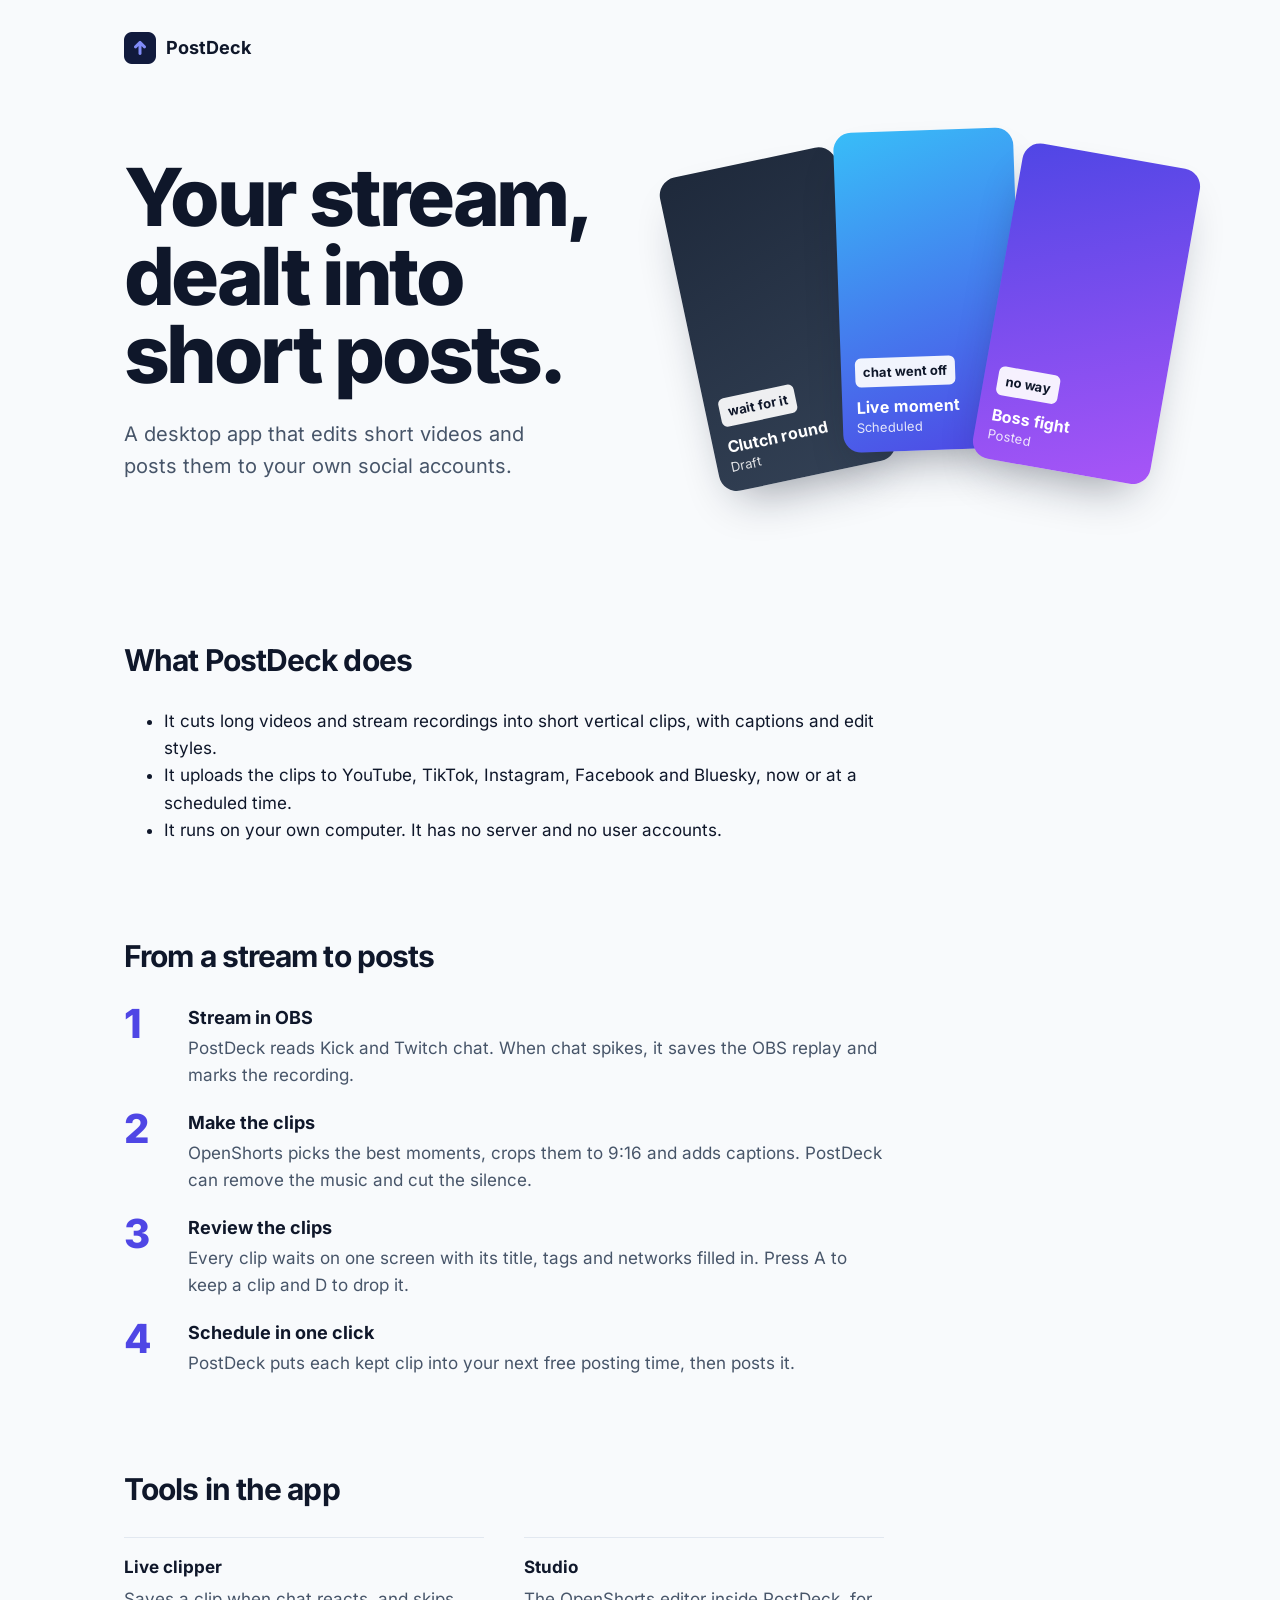
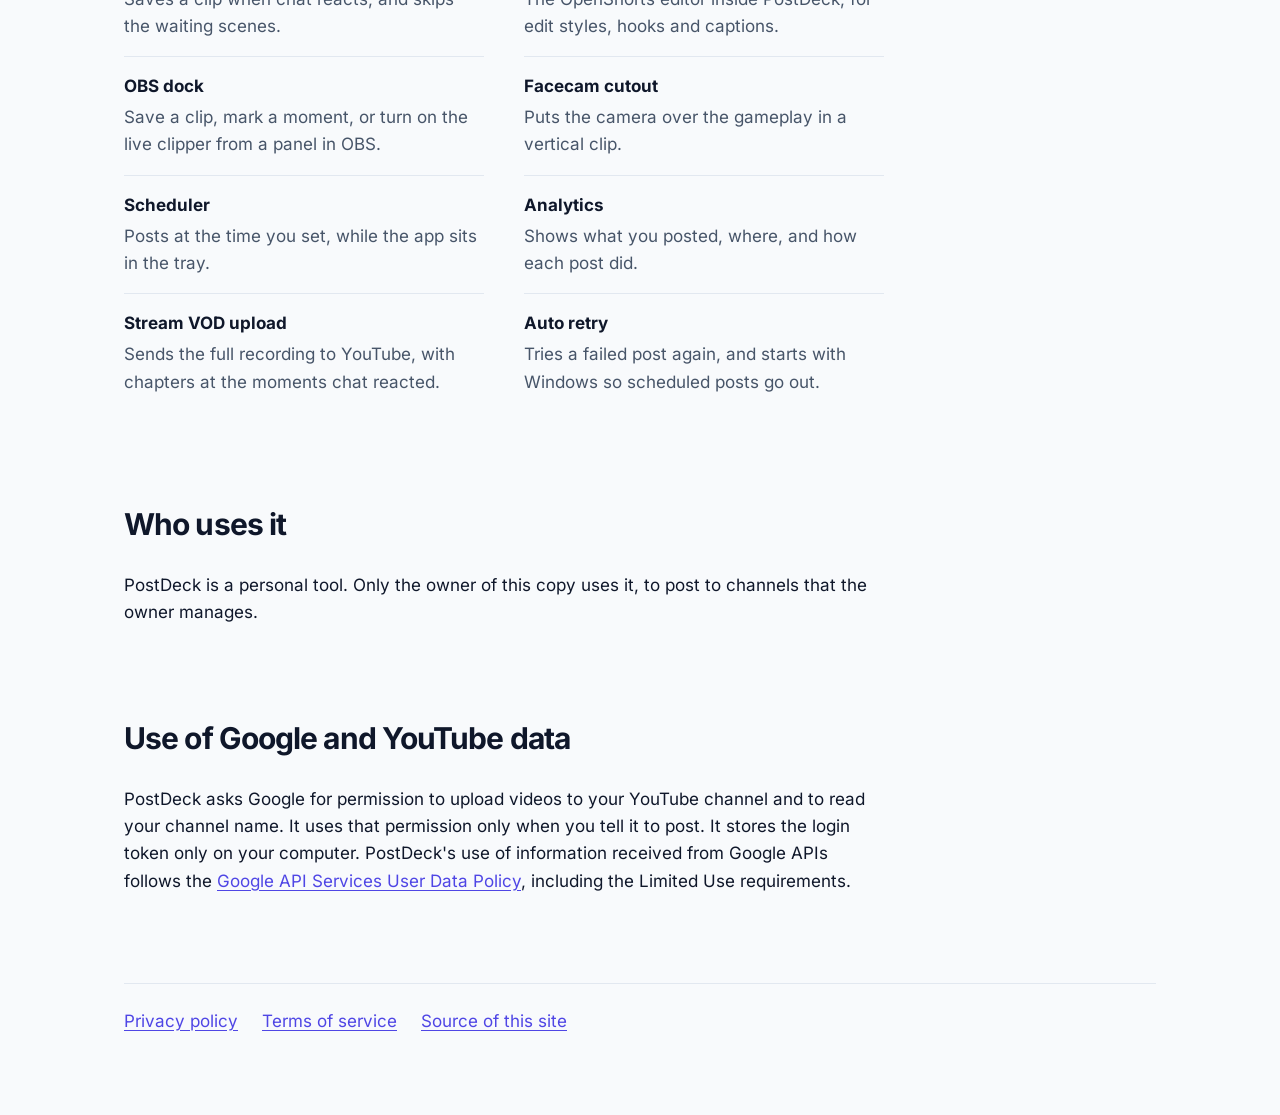
<file: index.html>
<!doctype html>
<html lang="en">
<head>
<meta charset="utf-8">
<meta name="viewport" content="width=device-width, initial-scale=1">
<title>PostDeck: stream clips to short posts</title>
<meta name="description" content="PostDeck is a desktop app that cuts stream recordings into short vertical clips and posts them to your own social accounts.">
<link rel="stylesheet" href="style.css">
<link rel="icon" href="favicon.png">
</head>
<body class="home">
<main>
  <div class="brand"><img src="logo/postdeck-icon-512.png" alt="" width="32" height="32">PostDeck</div>

  <section class="hero">
    <div>
      <h1>Your stream, dealt into short posts.</h1>
      <p class="lead">A desktop app that edits short videos and posts them to your own social accounts.</p>
    </div>
    <div class="deck" aria-hidden="true">
      <div class="clip"><span class="cap">wait for it</span><strong>Clutch round</strong><span>Draft</span></div>
      <div class="clip"><span class="cap">chat went off</span><strong>Live moment</strong><span>Scheduled</span></div>
      <div class="clip"><span class="cap">no way</span><strong>Boss fight</strong><span>Posted</span></div>
    </div>
  </section>

  <section class="section">
    <h2>What PostDeck does</h2>
    <ul>
      <li>It cuts long videos and stream recordings into short vertical clips, with captions and edit styles.</li>
      <li>It uploads the clips to YouTube, TikTok, Instagram, Facebook and Bluesky, now or at a scheduled time.</li>
      <li>It runs on your own computer. It has no server and no user accounts.</li>
    </ul>
  </section>

  <section class="section">
    <h2>From a stream to posts</h2>
    <ol class="steps">
      <li><b>Stream in OBS</b><p>PostDeck reads Kick and Twitch chat. When chat spikes, it saves the OBS replay and marks the recording.</p></li>
      <li><b>Make the clips</b><p>OpenShorts picks the best moments, crops them to 9:16 and adds captions. PostDeck can remove the music and cut the silence.</p></li>
      <li><b>Review the clips</b><p>Every clip waits on one screen with its title, tags and networks filled in. Press A to keep a clip and D to drop it.</p></li>
      <li><b>Schedule in one click</b><p>PostDeck puts each kept clip into your next free posting time, then posts it.</p></li>
    </ol>
  </section>

  <section class="section">
    <h2>Tools in the app</h2>
    <dl class="tools">
      <div><dt>Live clipper</dt><dd>Saves a clip when chat reacts, and skips the waiting scenes.</dd></div>
      <div><dt>Studio</dt><dd>The OpenShorts editor inside PostDeck, for edit styles, hooks and captions.</dd></div>
      <div><dt>OBS dock</dt><dd>Save a clip, mark a moment, or turn on the live clipper from a panel in OBS.</dd></div>
      <div><dt>Facecam cutout</dt><dd>Puts the camera over the gameplay in a vertical clip.</dd></div>
      <div><dt>Scheduler</dt><dd>Posts at the time you set, while the app sits in the tray.</dd></div>
      <div><dt>Analytics</dt><dd>Shows what you posted, where, and how each post did.</dd></div>
      <div><dt>Stream VOD upload</dt><dd>Sends the full recording to YouTube, with chapters at the moments chat reacted.</dd></div>
      <div><dt>Auto retry</dt><dd>Tries a failed post again, and starts with Windows so scheduled posts go out.</dd></div>
    </dl>
  </section>

  <section class="section">
    <h2>Who uses it</h2>
    <p>PostDeck is a personal tool. Only the owner of this copy uses it, to post to channels that the owner manages.</p>
  </section>

  <section class="section">
    <h2>Use of Google and YouTube data</h2>
    <p>PostDeck asks Google for permission to upload videos to your YouTube channel and to read your channel name. It uses that permission only when you tell it to post. It stores the login token only on your computer. PostDeck's use of information received from Google APIs follows the <a href="https://developers.google.com/terms/api-services-user-data-policy">Google API Services User Data Policy</a>, including the Limited Use requirements.</p>
  </section>

  <footer>
    <a href="privacy.html">Privacy policy</a>
    <a href="terms.html">Terms of service</a>
    <a href="https://github.com/Cribian122/postdeck-site">Source of this site</a>
  </footer>
</main>
</body>
</html>
</file>
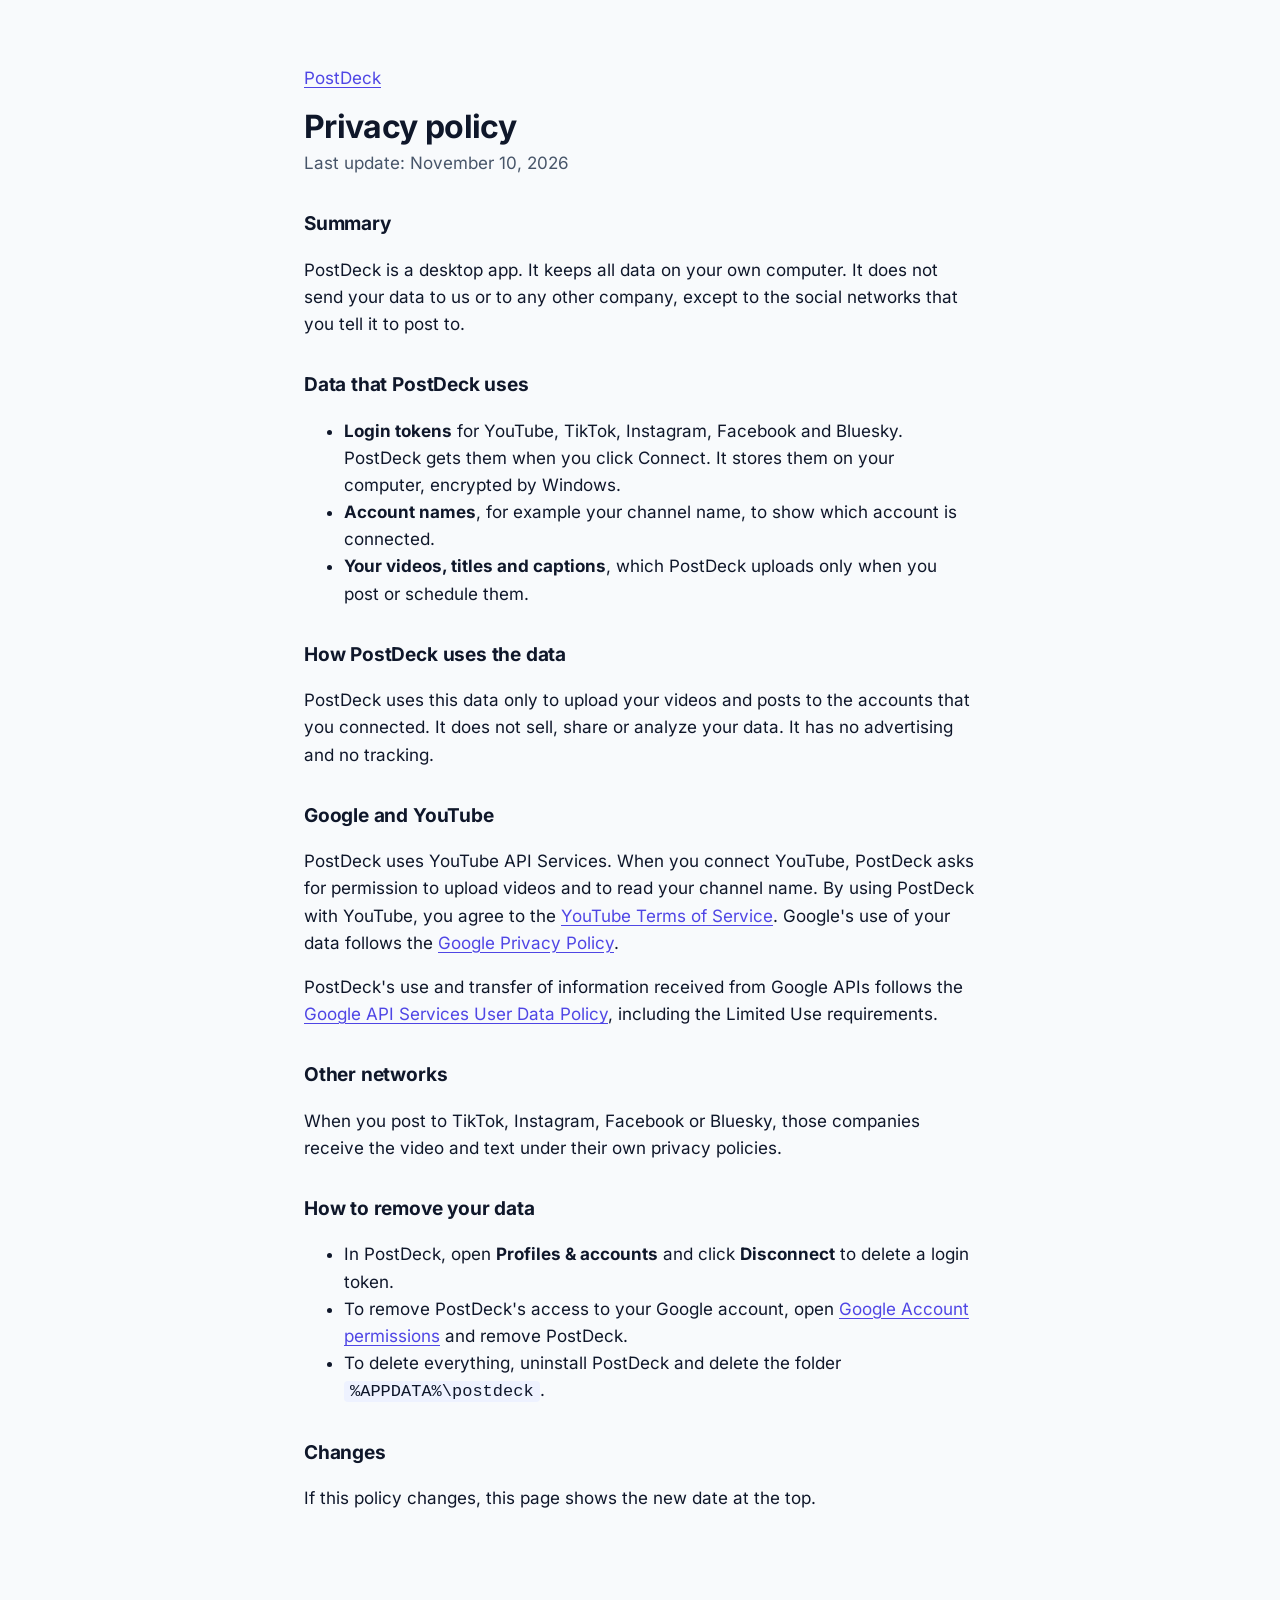
<file: privacy.html>
<!doctype html>
<html lang="en">
<head>
<meta charset="utf-8">
<meta name="viewport" content="width=device-width, initial-scale=1">
<title>PostDeck – Privacy policy</title>
<link rel="stylesheet" href="style.css">
<link rel="icon" href="favicon.png">
</head>
<body>
<main>
  <p><a href="index.html">PostDeck</a></p>
  <h1>Privacy policy</h1>
  <p class="lead">Last update: November 10, 2026</p>

  <h2>Summary</h2>
  <p>PostDeck is a desktop app. It keeps all data on your own computer. It does not send your data to us or to any other company, except to the social networks that you tell it to post to.</p>

  <h2>Data that PostDeck uses</h2>
  <ul>
    <li><strong>Login tokens</strong> for YouTube, TikTok, Instagram, Facebook and Bluesky. PostDeck gets them when you click Connect. It stores them on your computer, encrypted by Windows.</li>
    <li><strong>Account names</strong>, for example your channel name, to show which account is connected.</li>
    <li><strong>Your videos, titles and captions</strong>, which PostDeck uploads only when you post or schedule them.</li>
  </ul>

  <h2>How PostDeck uses the data</h2>
  <p>PostDeck uses this data only to upload your videos and posts to the accounts that you connected. It does not sell, share or analyze your data. It has no advertising and no tracking.</p>

  <h2>Google and YouTube</h2>
  <p>PostDeck uses YouTube API Services. When you connect YouTube, PostDeck asks for permission to upload videos and to read your channel name. By using PostDeck with YouTube, you agree to the <a href="https://www.youtube.com/t/terms">YouTube Terms of Service</a>. Google's use of your data follows the <a href="https://policies.google.com/privacy">Google Privacy Policy</a>.</p>
  <p>PostDeck's use and transfer of information received from Google APIs follows the <a href="https://developers.google.com/terms/api-services-user-data-policy">Google API Services User Data Policy</a>, including the Limited Use requirements.</p>

  <h2>Other networks</h2>
  <p>When you post to TikTok, Instagram, Facebook or Bluesky, those companies receive the video and text under their own privacy policies.</p>

  <h2>How to remove your data</h2>
  <ul>
    <li>In PostDeck, open <strong>Profiles &amp; accounts</strong> and click <strong>Disconnect</strong> to delete a login token.</li>
    <li>To remove PostDeck's access to your Google account, open <a href="https://myaccount.google.com/permissions">Google Account permissions</a> and remove PostDeck.</li>
    <li>To delete everything, uninstall PostDeck and delete the folder <code>%APPDATA%\postdeck</code>.</li>
  </ul>

  <h2>Changes</h2>
  <p>If this policy changes, this page shows the new date at the top.</p>
</main>
</body>
</html>
</file>
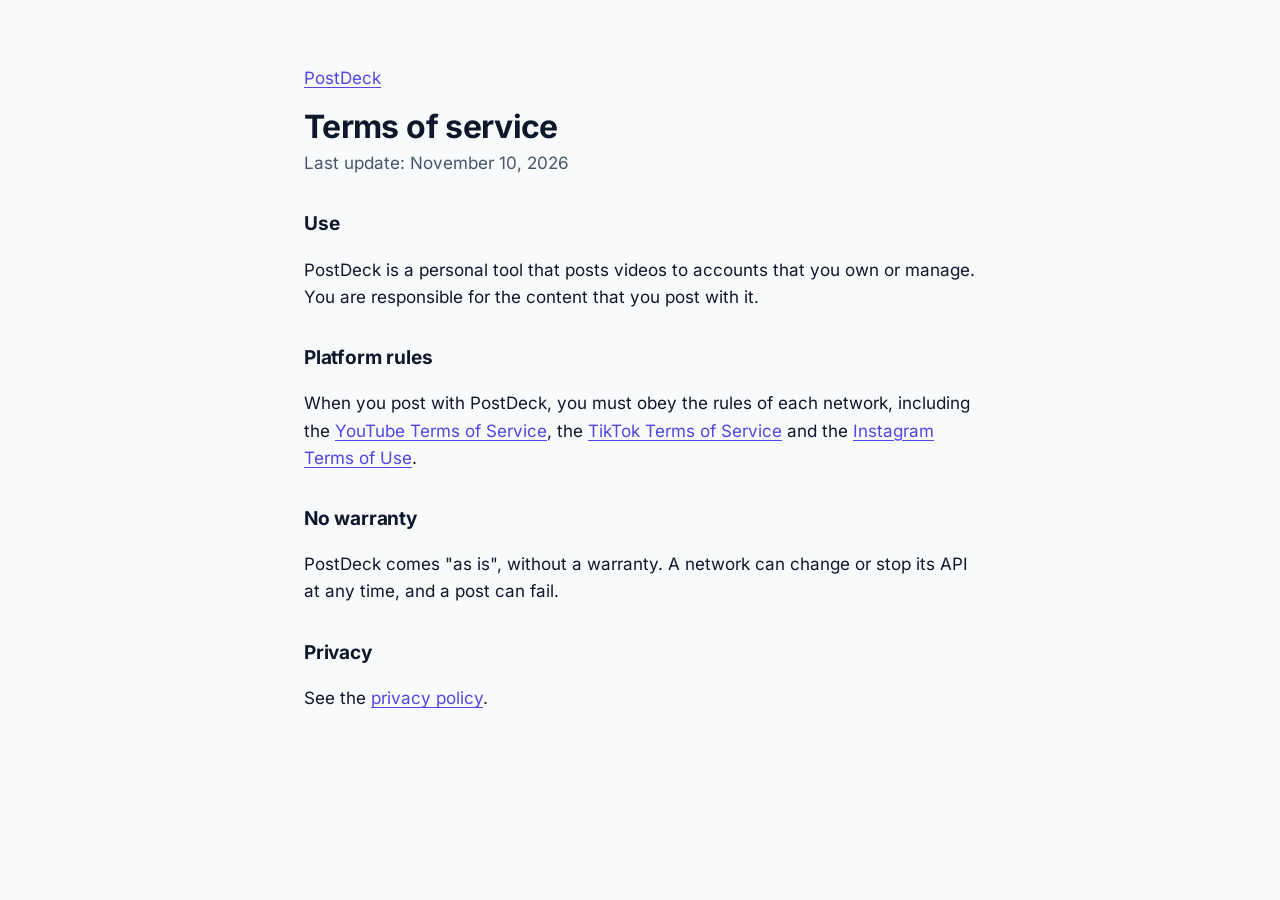
<file: terms.html>
<!doctype html>
<html lang="en">
<head>
<meta charset="utf-8">
<meta name="viewport" content="width=device-width, initial-scale=1">
<title>PostDeck – Terms of service</title>
<link rel="stylesheet" href="style.css">
<link rel="icon" href="favicon.png">
</head>
<body>
<main>
  <p><a href="index.html">PostDeck</a></p>
  <h1>Terms of service</h1>
  <p class="lead">Last update: November 10, 2026</p>

  <h2>Use</h2>
  <p>PostDeck is a personal tool that posts videos to accounts that you own or manage. You are responsible for the content that you post with it.</p>

  <h2>Platform rules</h2>
  <p>When you post with PostDeck, you must obey the rules of each network, including the <a href="https://www.youtube.com/t/terms">YouTube Terms of Service</a>, the <a href="https://www.tiktok.com/legal/terms-of-service">TikTok Terms of Service</a> and the <a href="https://help.instagram.com/581066165581870">Instagram Terms of Use</a>.</p>

  <h2>No warranty</h2>
  <p>PostDeck comes "as is", without a warranty. A network can change or stop its API at any time, and a post can fail.</p>

  <h2>Privacy</h2>
  <p>See the <a href="privacy.html">privacy policy</a>.</p>
</main>
</body>
</html>
</file>
<file: style.css>
@font-face {
  font-family: 'Inter';
  font-style: normal;
  font-display: swap;
  font-weight: 100 900;
  src: url('fonts/inter-latin.woff2') format('woff2-variations');
}

:root {
  --ink: #0f172a;
  --soft: #475569;
  --line: #e2e8f0;
  --paper: #f8fafc;
  --brand: #4f46e5;
  --sky: #38bdf8;
  --violet: #a855f7;
}

* { box-sizing: border-box; }
body { margin: 0; overflow-x: clip; background: var(--paper); color: var(--ink); font: 17px/1.6 Inter, system-ui, 'Segoe UI', sans-serif; }
main { max-width: 720px; margin: 0 auto; padding: 48px 24px 80px; }
h1 { font-size: 32px; line-height: 1.15; margin: 0 0 4px; letter-spacing: -0.02em; }
h2 { font-size: 19px; margin: 32px 0 8px; letter-spacing: -0.01em; }
.lead { color: var(--soft); margin-top: 0; }
a { color: var(--brand); text-underline-offset: 3px; }
a:focus-visible { outline: 2px solid var(--brand); outline-offset: 3px; border-radius: 3px; }
code { background: #eef2ff; padding: 1px 6px; border-radius: 4px; }
.links { margin-top: 40px; }

/* Home page */
.home main { max-width: 1080px; padding-top: 32px; }
.brand { display: flex; align-items: center; gap: 10px; font-weight: 700; font-size: 18px; margin-bottom: 56px; }
.brand img { width: 32px; height: 32px; }

.hero { display: grid; grid-template-columns: 1.1fr 0.9fr; gap: 48px; align-items: center; margin-bottom: 96px; }
.hero h1 { font-size: clamp(44px, 7vw, 80px); font-weight: 800; letter-spacing: -0.045em; line-height: 0.98; margin-bottom: 24px; }
.hero .lead { font-size: 20px; max-width: 34ch; }

/* The deck: three vertical clips, fanned like a hand of cards. */
.deck { position: relative; height: 420px; }
.clip {
  position: absolute; left: 50%; top: 10px; width: 180px; aspect-ratio: 9 / 16; margin-left: -90px;
  border-radius: 18px; padding: 14px; color: #fff; display: flex; flex-direction: column; justify-content: flex-end;
  box-shadow: 0 24px 48px -20px rgba(15, 23, 42, 0.45); transform-origin: 50% 110%;
}
.clip span { font-size: 13px; opacity: 0.85; }
.clip strong { font-size: 16px; line-height: 1.25; }
.clip .cap { background: rgba(255, 255, 255, 0.92); color: var(--ink); opacity: 1; font-weight: 700; padding: 4px 8px; border-radius: 6px; align-self: flex-start; margin-bottom: 10px; }
.clip:nth-child(1) { background: linear-gradient(160deg, #1e293b, #334155); transform: rotate(-12deg) translateX(-120px); }
.clip:nth-child(2) { background: linear-gradient(160deg, var(--sky), var(--brand)); transform: rotate(-2deg); }
.clip:nth-child(3) { background: linear-gradient(160deg, var(--brand), var(--violet)); transform: rotate(10deg) translateX(120px); }
@media (prefers-reduced-motion: no-preference) {
  .clip { animation: deal 700ms cubic-bezier(0.2, 0.8, 0.2, 1) backwards; }
  .clip:nth-child(2) { animation-delay: 90ms; }
  .clip:nth-child(3) { animation-delay: 180ms; }
  @keyframes deal { from { transform: rotate(0) translateY(40px); opacity: 0; } }
}

.section { margin-bottom: 88px; max-width: 760px; }
.section > h2 { font-size: 30px; letter-spacing: -0.03em; margin: 0 0 24px; }

.steps { list-style: none; padding: 0; margin: 0; counter-reset: step; display: grid; gap: 20px; }
.steps li { counter-increment: step; display: grid; grid-template-columns: 48px 1fr; gap: 0 16px; }
.steps li::before { content: counter(step); grid-row: span 2; font-size: 40px; font-weight: 800; line-height: 1; color: var(--brand); }
.steps b { font-size: 18px; }
.steps p { margin: 2px 0 0; color: var(--soft); }

.tools { display: grid; grid-template-columns: 1fr 1fr; gap: 0 40px; margin: 0; }
.tools div { padding: 16px 0; border-top: 1px solid var(--line); }
.tools dt { font-weight: 700; }
.tools dd { margin: 4px 0 0; color: var(--soft); }

.home footer { border-top: 1px solid var(--line); padding-top: 24px; color: var(--soft); display: flex; flex-wrap: wrap; gap: 8px 24px; }

@media (max-width: 820px) {
  .hero { grid-template-columns: 1fr; gap: 24px; margin-bottom: 64px; }
  .clip { width: 132px; margin-left: -66px; padding: 10px; }
  .clip strong { font-size: 14px; }
  .clip:nth-child(1) { transform: rotate(-12deg) translateX(-96px); }
  .clip:nth-child(3) { transform: rotate(10deg) translateX(96px); }
  .deck { height: 290px; }
  .tools { grid-template-columns: 1fr; }
}
</file>
